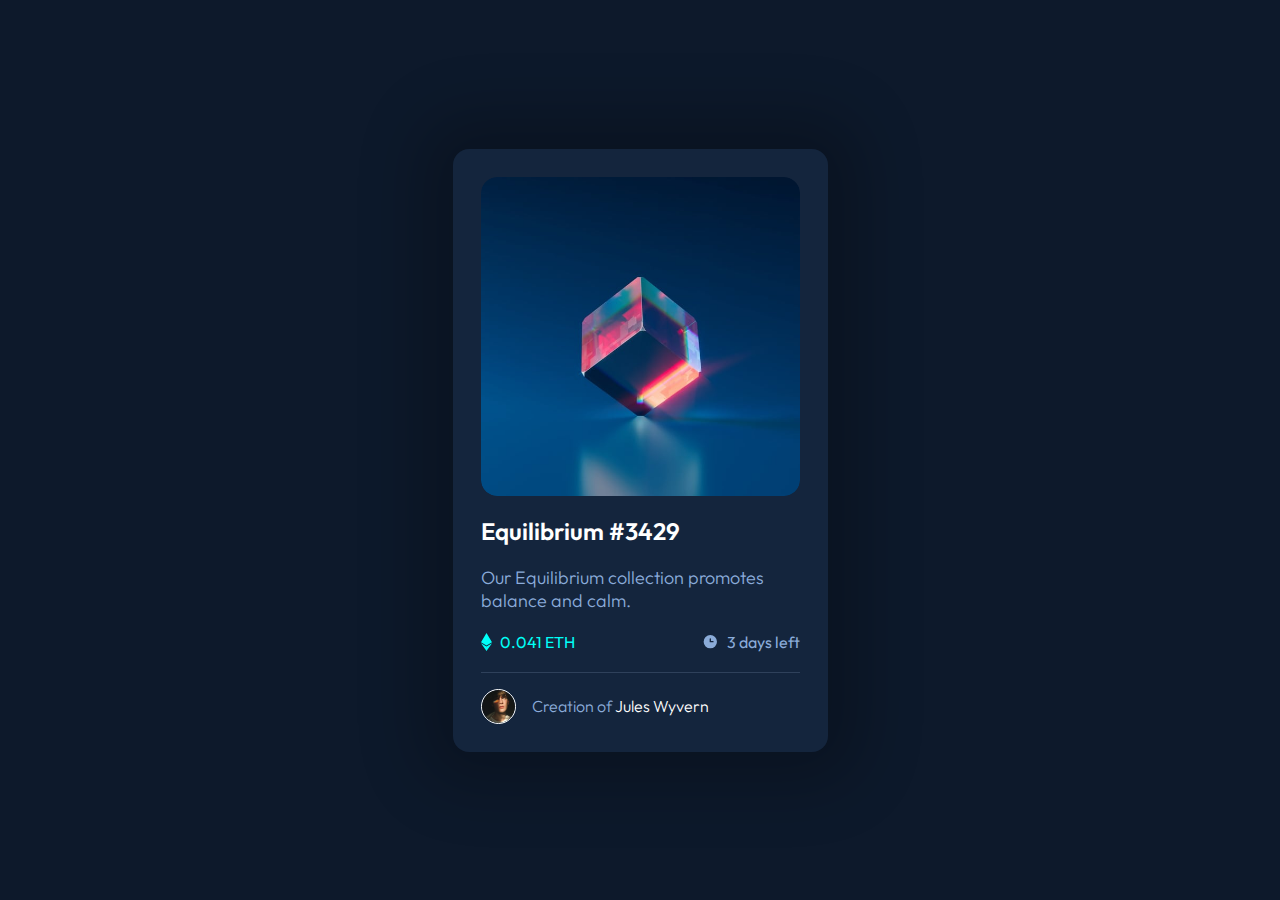
<file: nft-card-component/index.html>
<!DOCTYPE html>
<html lang="en">
  <head>
    <meta charset="UTF-8" />
    <meta name="viewport" content="width=device-width, initial-scale=1.0" />

    <!-- displays site properly based on user's device -->

    <link
      rel="icon"
      type="image/png"
      sizes="32x32"
      href="./images/favicon-32x32.png"
    />

    <title>Frontend Mentor | NFT preview card component</title>

    <!-- Google fonts link -->

    <link rel="preconnect" href="https://fonts.googleapis.com" />
    <link rel="preconnect" href="https://fonts.gstatic.com" crossorigin />
    <link
      href="https://fonts.googleapis.com/css2?family=Outfit:wght@300;400;600&display=swap"
      rel="stylesheet"
    />
    <!-- Custom CSS link -->
    <link rel="stylesheet" href="css/styles.css" />
  </head>
  <body>

    <article class="card">
      <div class="bx-img">
        <img src="images/image-equilibrium.jpg" alt="Equilibrium" class="card-img">
        <div class="active-img">
          <img src="images/icon-view.svg" alt="view" class="view-icon">
        </div>
      </div>
      <h2 class="card-title">
        <a href="#" class="states">Equilibrium #3429</a>
      </h2>
      <p class="card-desc">Our Equilibrium collection promotes balance and calm.</p>
      <div class="card-details">
        <div class="cryptocurrency">
          <img src="images/icon-ethereum.svg" alt="Ethereum" class="crypto-img">
          <p class="crypto-value">0.041 ETH</p>
        </div>
        <div class="time-left">
          <img src="images/icon-clock.svg" alt="clock" class="clock-icon">
          <p class="time">3 days left</p>
        </div>
      </div>
      <div class="author">
        <img src="images/image-avatar.png" alt="avatar" class="avatar-img">
        <p>
          Creation of <a href="#" class="states">Jules Wyvern</a>
        </p>
      </div>
    <article/>

  </body>
</html>
</file>
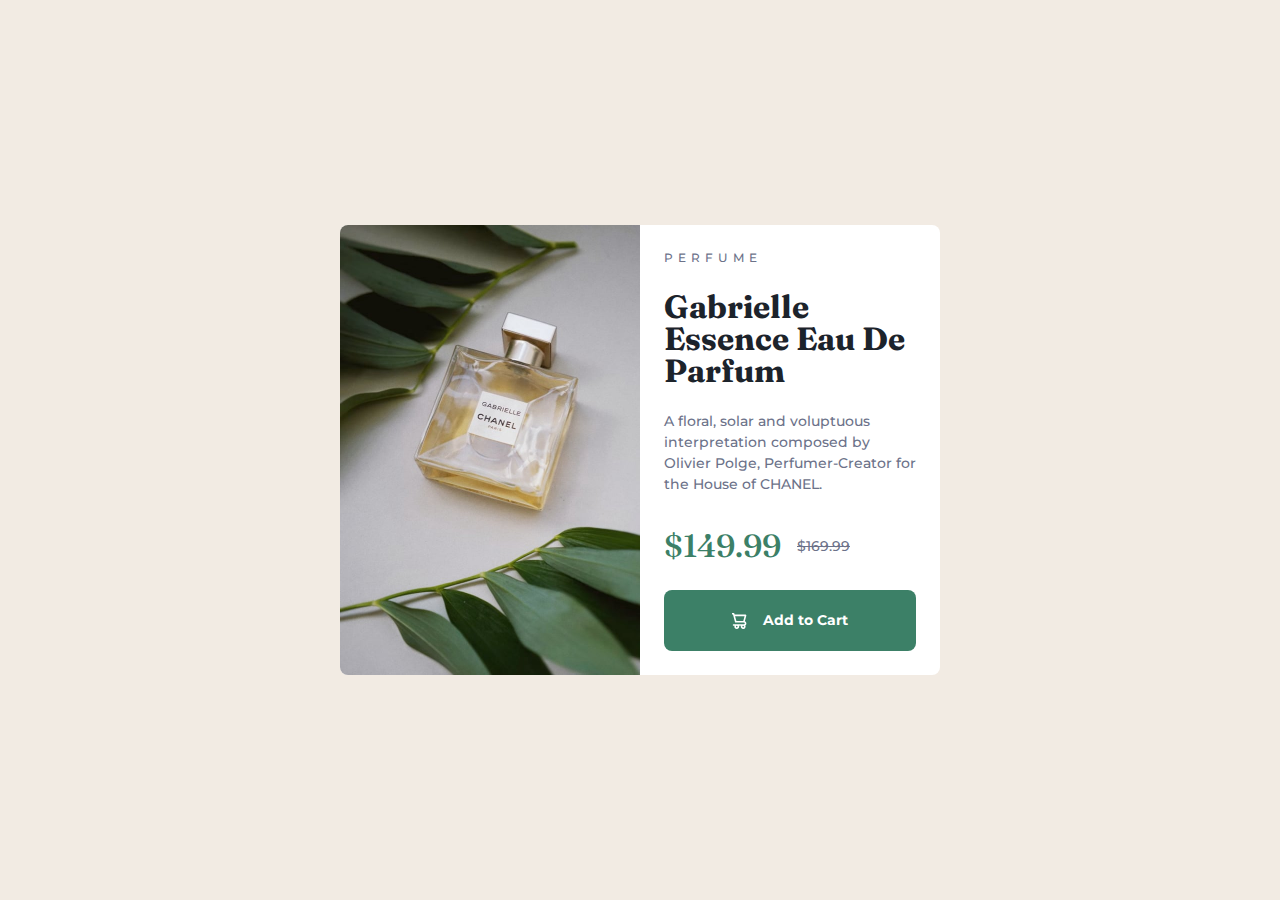
<file: product-preview-card-component/index.html>
<!DOCTYPE html>
<html lang="en">
  <head>
    <meta charset="UTF-8" />
    <meta name="viewport" content="width=device-width, initial-scale=1.0" />

    <!-- displays site properly based on user's device -->

    <link
      rel="icon"
      type="image/png"
      sizes="32x32"
      href="./images/favicon-32x32.png"
    />

    <title>Frontend Mentor | Product preview card component</title>

    <!-- Google fonts link -->

    <link rel="preconnect" href="https://fonts.googleapis.com" />
    <link rel="preconnect" href="https://fonts.gstatic.com" crossorigin />
    <link
      href="https://fonts.googleapis.com/css2?family=Montserrat:wght@500;700&display=swap"
      rel="stylesheet"
    />

    <link rel="preconnect" href="https://fonts.googleapis.com" />
    <link rel="preconnect" href="https://fonts.gstatic.com" crossorigin />
    <link
      href="https://fonts.googleapis.com/css2?family=Fraunces:opsz,wght@9..144,700&display=swap"
      rel="stylesheet"
    />

    <!-- My CSS -->

    <link rel="stylesheet" href="css/styles.css" />
  </head>
  <body>
    <main>
      <article class="product">
        <picture class="product__img">
          <source
            srcset="images\image-product-desktop.jpg"
            media="(min-width:600px)"
          />
          <img
            src="images/image-product-mobile.jpg"
            alt="Gabrielle Essence Eau De Parfum"
          />
        </picture>
        <div class="product__content">
          <p class="product__category">perfume</p>
          <h1 class="product__title">Gabrielle Essence Eau De Parfum</h1>
          <p class="product__description">
            A floral, solar and voluptuous interpretation composed by Olivier
            Polge, Perfumer-Creator for the House of CHANEL.
          </p>
          <div class="flex-group">
            <p class="product__current-price">$149.99</p>
            <p class="product__original-price">$169.99</p>
          </div>
          <button type="button" class="btn">
            <img
              src="images/icon-cart.svg"
              alt="Shopping Cart"
              class="btn__icon"
            />
            <span class="btn__text">Add to Cart</span>
          </button>
        </div>
      </article>
    </main>
  </body>
</html>
</file>
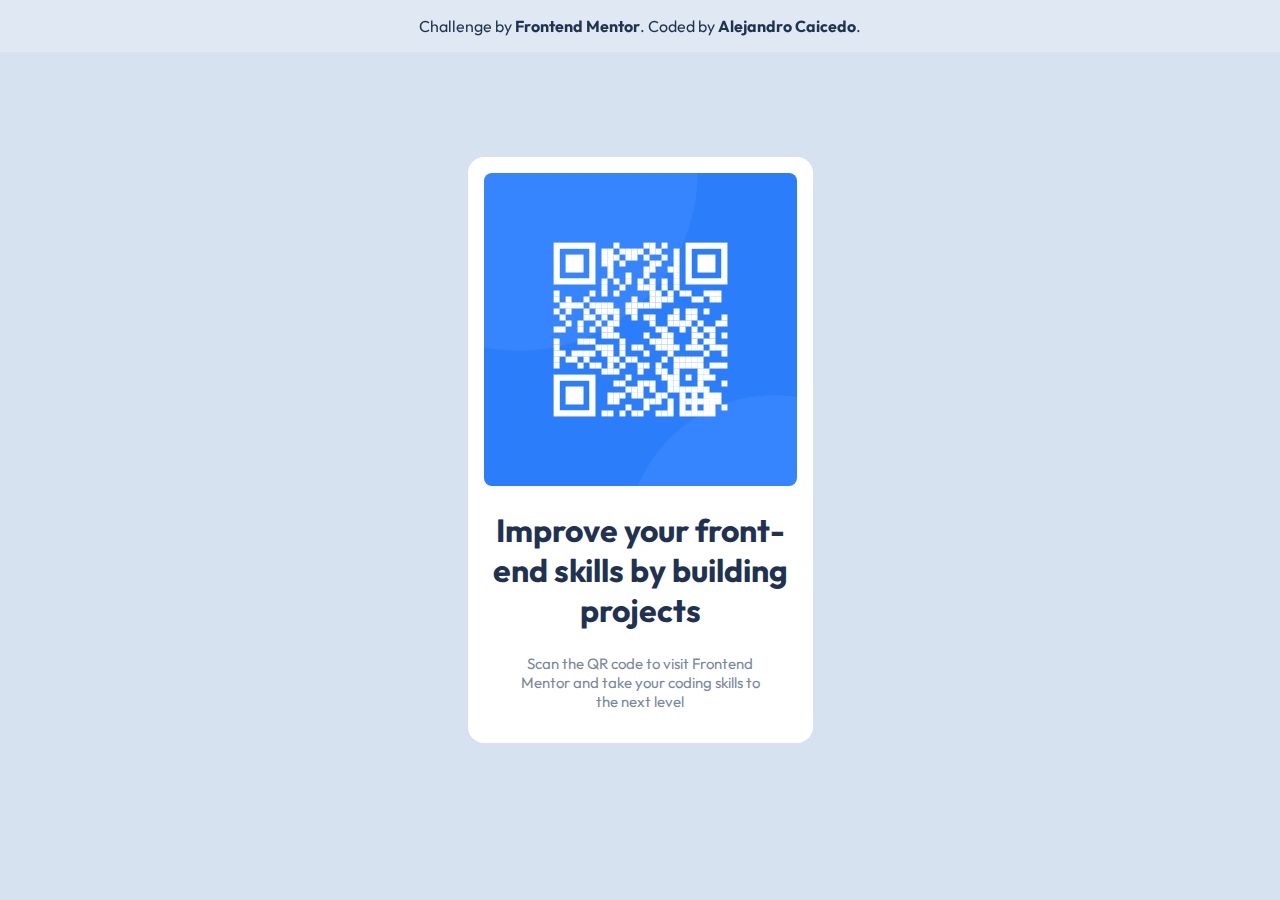
<file: qr-code-component/index.html>
<!DOCTYPE html>
<html lang="en">
  <head>
    <meta charset="UTF-8" />
    <meta name="viewport" content="width=device-width, initial-scale=1.0" />
    <!-- displays site properly based on user's device -->
    <link
      rel="icon"
      type="image/png"
      sizes="32x32"
      href="./images/favicon-32x32.png"
    />
    <title>Frontend Mentor | QR code component</title>
    <!-- Google fonts link -->
    <link rel="preconnect" href="https://fonts.googleapis.com" />
    <link rel="preconnect" href="https://fonts.gstatic.com" crossorigin />
    <link
      href="https://fonts.googleapis.com/css2?family=Outfit:wght@400;700&display=swap"
      rel="stylesheet"
    />
    <!-- Custom CSS link -->
    <link rel="stylesheet" href="css/styles.css" />
  </head>
  <body>
    <!-- QR code compnent-->

    <article class="qr-code-component">
      <img src="images/image-qr-code.png" alt="QR code" class="qr-code-img" />
      <h1 class="title">Improve your front-end skills by building projects</h1>
      <p class="desc">
        Scan the QR code to visit Frontend Mentor and take your coding skills to
        the next level
      </p>
    </article>

    <!-- attribution -->

    <div class="attribution">
      Challenge by
      <a href="https://www.frontendmentor.io?ref=challenge" target="_blank"
        >Frontend Mentor</a
      >. Coded by
      <a href="https://github.com/alejandro20AC">Alejandro Caicedo</a>.
    </div>
  </body>
</html>
</file>
<file: nft-card-component/css/styles.css>
/* CUSTOM PROPERTIES  */

:root {
  /* Colors */

  /* 
    Primary 
  */

  --softBlue: hsl(215, 51%, 70%);
  --cyan: hsl(178, 100%, 50%);

  /* 
  Neutral 
*/

  --veryDarkBlue-main: hsl(217, 54%, 11%); /*(main BG)*/
  --veryDarkBlue-card: hsl(216, 50%, 16%); /*(card BG)*/
  --veryDarkBlue-line: hsl(215, 32%, 27%); /*(line)*/
  --white: hsl(0, 0%, 100%);

  /* Typography */

  /* 
    font 
  */

  --fontFamily: "Outfit", sans-serif;

  /* 
    weights
  */

  --weight300: 300;
  --weight400: 400;
  --weight600: 600;
}

/* RESET */

* {
  padding: 0;
  margin: 0;
  box-sizing: border-box;
}

img {
  display: block;
}

a {
  text-decoration: none;
  color: inherit;
}

/* STYLES */

body {
  display: grid;
  place-items: center;
  min-height: 100vh;
  font-family: var(--fontFamily);
  color: var(--softBlue);
  background-color: var(--veryDarkBlue-main);
}

.states:hover {
  color: var(--cyan);
}

.card {
  max-width: 375px;
  padding: 1.75rem;
  border-radius: 1rem;
  box-shadow: 0 0 4rem 2rem rgba(0, 0, 0, 0.233);
  background-color: var(--veryDarkBlue-card);
}

.bx-img {
  position: relative;
  width: 100%;
  overflow: hidden;
  border-radius: 1rem;
}

.bx-img:is(:active, :hover) .active-img {
  opacity: 1;
  visibility: visible;
  pointer-events: all;
  cursor: pointer;
}
.active-img {
  position: absolute;
  top: 0;
  left: 0;
  display: grid;
  place-items: center;
  width: 100%;
  height: 100%;
  background-color: hsla(178, 100%, 50%, 0.5);
  opacity: 0;
  visibility: hidden;
  pointer-events: none;
  transition: all 0.2s ease;
}

.card-img {
  width: 100%;
  height: auto;
  border-radius: 1rem;
}

.card-title {
  margin-top: 1.25rem;
  font-weight: var(--weight600);
  color: var(--white);
  transition: color 0.2s ease;
}

.card-title a {
  transition: color 0.2s ease;
}

.card-desc {
  margin-top: 1.25rem;
  font-weight: var(--weight300);
  font-size: 18px;
}

.card-details {
  display: flex;
  align-items: center;
  justify-content: space-between;
  margin-top: 1.25rem;
}

.cryptocurrency {
  display: flex;
  align-items: center;
  gap: 0.5rem;
}

.crypto-value {
  font-weight: var(--weight400);
  color: var(--cyan);
}

.time-left {
  display: flex;
  align-items: center;
  gap: 0.5rem;
}

.time {
  font-weight: var(--weight400);
}

.author {
  display: flex;
  align-items: center;
  gap: 1rem;
  padding-block: 1rem 0;
  margin-top: 1.25rem;
  border-block-start: 1px solid var(--veryDarkBlue-line);
}

.avatar-img {
  width: 35px;
  border-radius: 50%;
  border: 1px solid var(--white);
}

.author p {
  font-weight: var(--weight300);
}

.author a {
  color: var(--white);
  transition: color 0.2s ease;
}
</file>
<file: product-preview-card-component/css/styles.css>
/* CUSTOM PROPERTIES */

:root {
  /* Colors */

  /* 1.Primary */

  --dark-cyan: hsl(158, 36%, 37%);
  --cream: hsl(30, 38%, 92%);

  /* 2.Neutral */

  --very-dark-blue: hsl(212, 21%, 14%);
  --dark-grayish-blue: hsl(228, 12%, 48%);
  --white: hsl(0, 0%, 100%);

  /* Typography */

  --ff-base: "Montserrat", sans-serif;
  --ff-accent: "Fraunces", serif;
  --fw-500: 500;
  --fw-700: 700;
}

/* RESET */

/*
  1. Use a more-intuitive box-sizing model.
*/
*,
*::before,
*::after {
  box-sizing: border-box;
}
/*
  2. Remove default margin
*/
* {
  margin: 0;
}
/*
  Typographic tweaks!
  3. Add accessible line-height
  4. Improve text rendering
*/
body {
  line-height: 1.5;
  -webkit-font-smoothing: antialiased;
}
/*
  5. Improve media defaults
*/
img,
picture,
video,
canvas,
svg {
  display: block;
  max-width: 100%;
}
/*
  6. Remove built-in form typography styles
*/
input,
button,
textarea,
select {
  font: inherit;
}
/*
  7. Avoid text overflows
*/
p,
h1,
h2,
h3,
h4,
h5,
h6 {
  overflow-wrap: break-word;
}

body {
  display: grid;
  place-content: center;
  min-height: calc(100vh - 2rem);
  margin: 1rem;
  font-family: var(--ff-base);
  font-size: 0.875rem;
  font-weight: var(--fw-500);
  color: var(--dark-grayish-blue);
  background-color: var(--cream);
}

/* utilities */

.flex-group {
  display: flex;
  align-items: center;
  gap: 1rem;
}

/* button */
.btn {
  /* for links only */
  text-decoration: none;

  display: flex;
  align-items: center;
  justify-content: center;
  gap: 1rem;
  padding: 1rem 0.5rem;
  font-weight: var(--fw-700);
  border: none;
  border-radius: 0.5rem;
  cursor: pointer;
  background-color: var(--dark-cyan);
  color: var(--white);
}

.btn:is(:hover, :focus) {
  background-color: hsl(159, 34%, 18%);
}

/* product */

.product {
  --content-padding: 1.5rem;
  --content-gap: 1rem;
  display: grid;
  overflow: hidden;
  border-radius: 0.5rem;
  background-color: var(--white);
}

.product__content {
  display: grid;
  gap: var(--content-gap);
  padding: var(--content-padding);
}

.product__category {
  font-size: 0.75rem;
  text-transform: uppercase;
  letter-spacing: 5px;
}

.product__title {
  font-size: 2rem;
  font-family: var(--ff-accent);
  line-height: 1;
  color: var(--very-dark-blue);
}

.product__current-price {
  font-size: 2rem;
  font-family: var(--ff-accent);
  color: var(--dark-cyan);
}

.product__original-price {
  text-decoration: line-through;
}

/* media queries */

@media screen and (min-width: 600px) {
  .product {
    grid-template-columns: repeat(2, 1fr);
    max-width: 600px;
  }
}
</file>
<file: qr-code-component/css/styles.css>
/* CUSTOM PROPERTIES */

:root {
  /* 
    colors 
  */

  --white: hsl(0, 0%, 100%);
  --black: hsl(0, 0%, 0%);
  --lightGray: hsl(212, 45%, 89%);
  --grayishBlue: hsl(220, 15%, 55%);
  --darkBlue: hsl(218, 44%, 22%);

  /* 
    typography
  */

  --fontFamily: "Outfit", system-ui, -apple-system, "Segoe UI", "Open Sans",
    "Helvetica Neue", sans-serif;
  --weight400: 400;
  --weight700: 700;
}

/* RESET */

* {
  padding: 0;
  margin: 0;
  box-sizing: border-box;
}

a {
  text-decoration: none;
  display: inline-block;
  color: inherit;
}

/* STYLES */

/* qr code component */

body {
  display: grid;
  place-items: center;
  min-height: 100vh;
  font-family: var(--fontFamily);
  color: var(--black);
  background-color: var(--lightGray);
}

.qr-code-component {
  display: flex;
  flex-flow: column nowrap;
  align-items: center;
  gap: 1.5rem;
  max-width: 345px;
  padding: 1rem 1rem 2rem 1rem;
  border-radius: 1rem;
  text-align: center;
  box-shadow: 0 1rem 10px 0 var(--lightGray);
  background-color: var(--white);
}

.qr-code-img {
  width: 100%;
  height: auto;
  border-radius: 0.5rem;
}

.title {
  font-weight: var(--weight700);
  color: var(--darkBlue);
}

.desc {
  max-width: 250px;
  font-size: 15px;
  font-weight: var(--weight400);
  color: var(--grayishBlue);
}

/* attribution */

.attribution {
  position: fixed;
  top: 0;
  left: 0;
  width: 100%;
  padding: 1rem;
  text-align: center;
  color: var(--darkBlue);
  background-color: hsla(0, 0%, 100%, 0.219);
}

.attribution a {
  font-weight: var(--weight700);
}

.attribution a:hover {
  text-decoration: underline;
}
</file>
